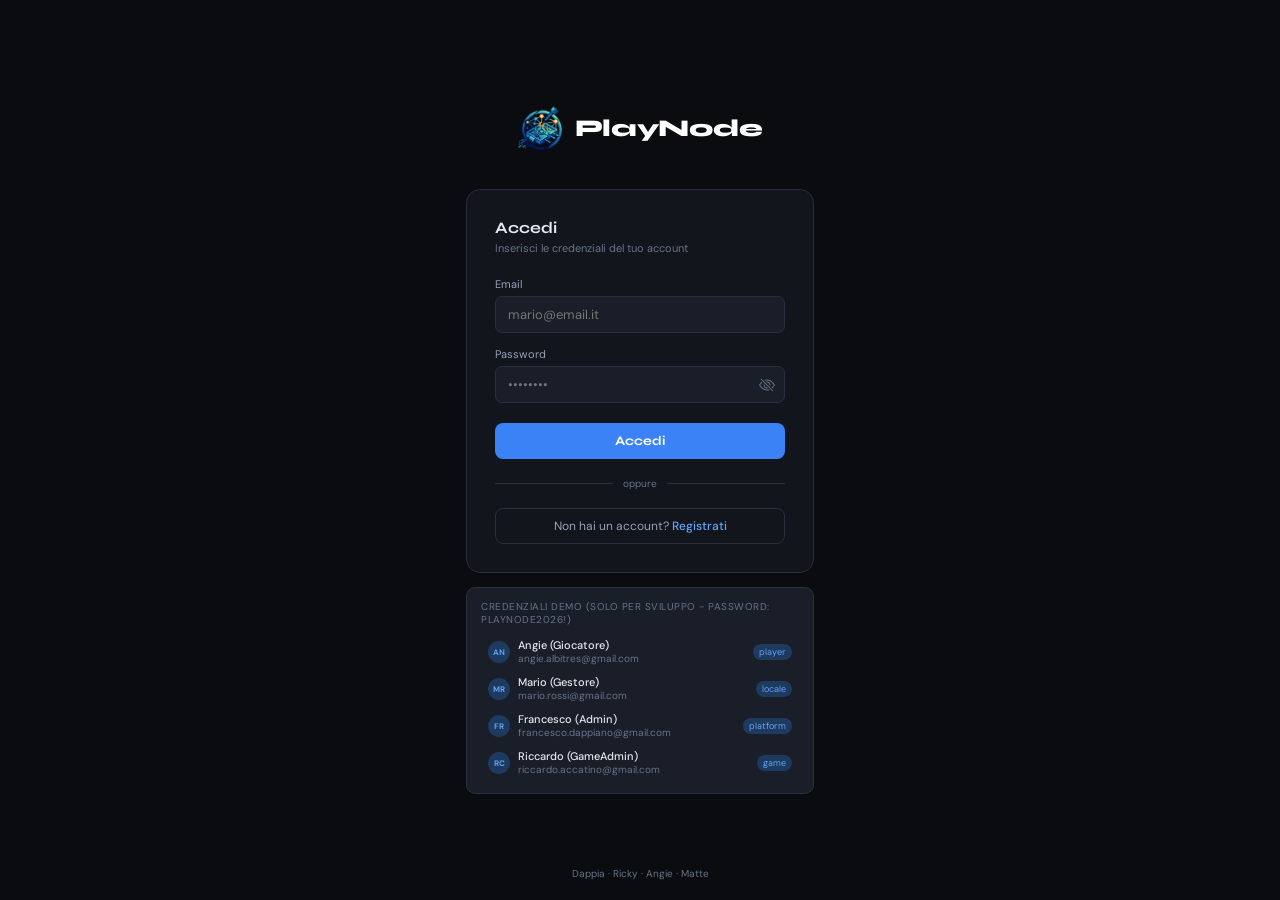
<file: frontend/index.html>
<!DOCTYPE html>
<html lang="it">

<head>
    <meta charset="UTF-8">
    <link rel="stylesheet" href="css/style.css">

    <title>PlayNode - App</title>
    <link rel="icon" type="image/png" href="./assets/img/Logo.png">
</head>

<body>
    <div id="app-root"></div>
    <!-- JS -->
    <script type="module" src="./js/app.js" defer></script>

</body>

</html>
</file>
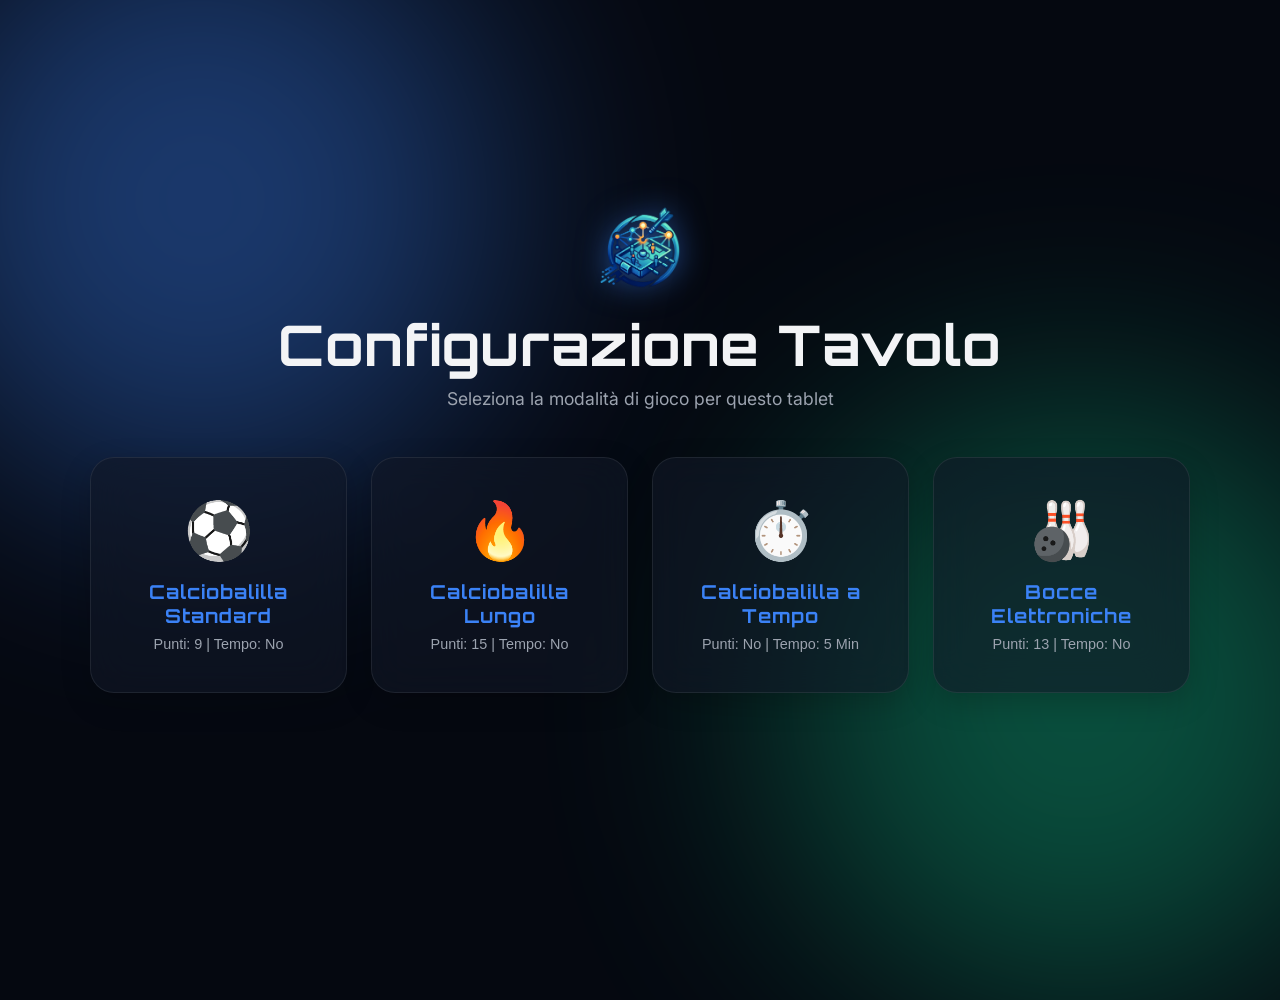
<file: frontend/ui-locale/index.html>
<!DOCTYPE html>
<html lang="it">

<head>
    <meta charset="UTF-8">
    <meta name="viewport" content="width=device-width, initial-scale=1.0">
    <title>PlayNode - Schermo Gioco</title>

    <link rel="preconnect" href="https://fonts.googleapis.com">
    <link rel="preconnect" href="https://fonts.gstatic.com" crossorigin>
    <link
        href="https://fonts.googleapis.com/css2?family=Inter:wght@400;500;600&family=Orbitron:wght@700;900&display=swap"
        rel="stylesheet">

    <link rel="icon" type="image/png" href="../assets/img/Logo.png">
    <link rel="stylesheet" href="style.css">
</head>

<body>
    <div class="ambient-light blue-light"></div>
    <div class="ambient-light green-light"></div>

    <div id="setup-view" class="fullscreen-view">
        <header class="setup-header">
            <img src="../assets/img/Logo.png" alt="PlayNode Logo" class="setup-logo">
            <h1 class="setup-title">Configurazione Tavolo</h1>
            <p class="setup-subtitle">Seleziona la modalità di gioco per questo tablet</p>
        </header>

        <div class="cards-grid">
            <button class="setup-card" data-id="3" data-max="9" data-timer="false">
                <span class="card-icon">⚽</span>
                <h4>Calciobalilla Standard</h4>
                <p>Punti: 9 | Tempo: No</p>
            </button>

            <button class="setup-card" data-id="3" data-max="15" data-timer="false">
                <span class="card-icon">🔥</span>
                <h4>Calciobalilla Lungo</h4>
                <p>Punti: 15 | Tempo: No</p>
            </button>

            <button class="setup-card" data-id="3" data-max="99" data-timer="true">
                <span class="card-icon">⏱️</span>
                <h4>Calciobalilla a Tempo</h4>
                <p>Punti: No | Tempo: 5 Min</p>
            </button>

            <button class="setup-card" data-id="5" data-max="13" data-timer="false">
                <span class="card-icon">🎳</span>
                <h4>Bocce Elettroniche</h4>
                <p>Punti: 13 | Tempo: No</p>
            </button>
        </div>
    </div>

    <div id="game-view" class="fullscreen-view" style="display: none;">

        <button id="back-to-setup" class="back-btn">
            🔙 Cambia Tavolo
        </button>

        <div id="connection-status" class="connection-badge offline" aria-label="Stato connessione Edge">
            <span class="dot"></span> <span class="text">Edge Disconnesso</span>
        </div>

        <div>
            <header class="minimal-brand">
                <img src="../assets/img/Logo.png" alt="PlayNode Logo" class="brand-logo">
                <span class="brand-name">PLAYNODE</span>
            </header>
        </div>

        <main class="glass-container">
            <header class="header">
                <h1 id="game-status" class="status-text" aria-live="polite">In attesa di giocatori...</h1>
            </header>

            <section id="game-elements" class="game-board">
                <div class="timer-wrapper">
                    <div id="timer" class="timer-display" aria-label="Timer partita">05:00</div>
                </div>

                <div class="scores-wrapper" aria-label="Punteggi">
                    <div class="score-card team1">
                        <h2 class="team-label">Squadra 1</h2>
                        <div class="score-display" id="score1" aria-label="Punteggio Squadra 1">0</div>
                    </div>
                    <div class="divider">VS</div>
                    <div class="score-card team2">
                        <h2 class="team-label">Squadra 2</h2>
                        <div class="score-display" id="score2" aria-label="Punteggio Squadra 2">0</div>
                    </div>
                </div>

                <div id="event-log" class="event-log" aria-live="assertive">
                    <span class="pulse-icon">⚡</span> <span id="log-text">Pronto per iniziare...</span>
                </div>
            </section>

            <aside id="debug-panel" class="debug-panel" aria-label="Pannello di debug">
                <button id="debug-conn">🔌 Toggle Edge</button>
                <button id="debug-goal1">⚽ Goal Sq. 1</button>
                <button id="debug-goal2">⚽ Goal Sq. 2</button>
                <button id="debug-reset">🔄 Reset</button>
            </aside>
        </main>

        <div id="goal-overlay" class="goal-overlay" aria-hidden="true">
            <div class="goal-text">GOAL!</div>
        </div>

        <button id="debug-toggle" class="debug-toggle" aria-label="Attiva debug">🛠️</button>
    </div>

    <script src="app.js"></script>
</body>

</html>
</file>
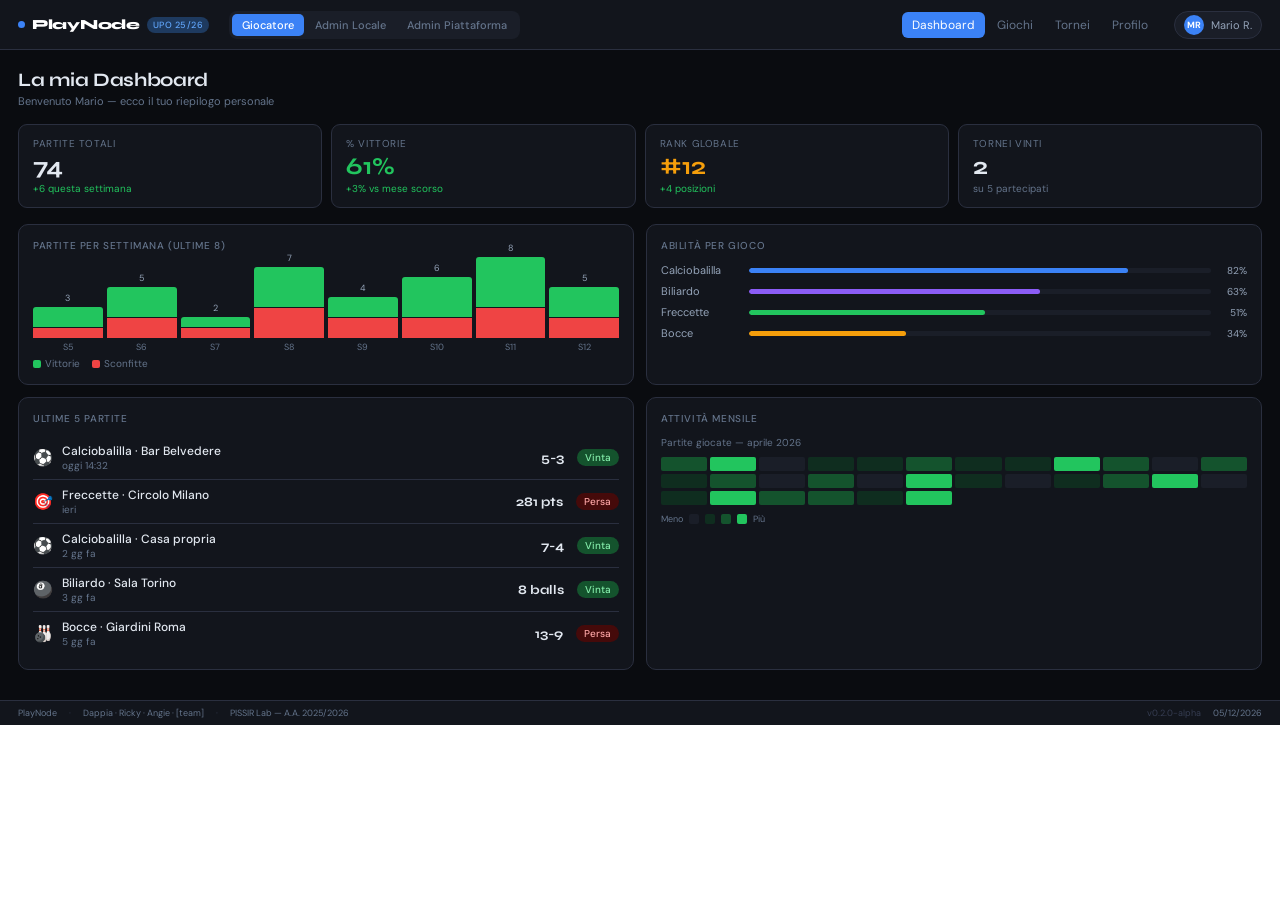
<file: frontend/app copia.html>
<html>
  <meta charset="UTF-8">
<link rel="stylesheet" href="style.css">

<div class="app">

<div class="topbar">
  <div class="logo">
    <div class="logo-dot"></div>
    PlayNode
    <span class="logo-pill">UPO 25/26</span>
  </div>
  <div class="role-tabs">
    <button class="role-tab active" onclick="setRole('player',this)">Giocatore</button>
    <button class="role-tab" onclick="setRole('locale',this)">Admin Locale</button>
    <button class="role-tab" onclick="setRole('platform',this)">Admin Piattaforma</button>
  </div>
  <div class="nav" id="topnav"></div>
  <div class="user-chip">
    <div class="avatar" id="av-initials">MR</div>
    <span class="uname" id="av-name">Mario R.</span>
  </div>
</div>

<div class="body">
  <div class="sidebar" id="sidebar"></div>
  <div class="main" id="main-content"></div>
</div>

<div class="footer">
  <span class="ft">PlayNode</span>
  <span class="ft-sep">·</span>
  <span class="ft" id="ft-authors">Dappia · Ricky · Angie · [team]</span>
  <span class="ft-sep">·</span>
  <span class="ft">PISSIR Lab — A.A. 2025/2026</span>
  <span class="ft-sep" style="margin-left:auto">v0.2.0-alpha</span>
  <span class="ft" id="ft-date"></span>
</div>
</div>

<script src="script.js"></script>
</file>
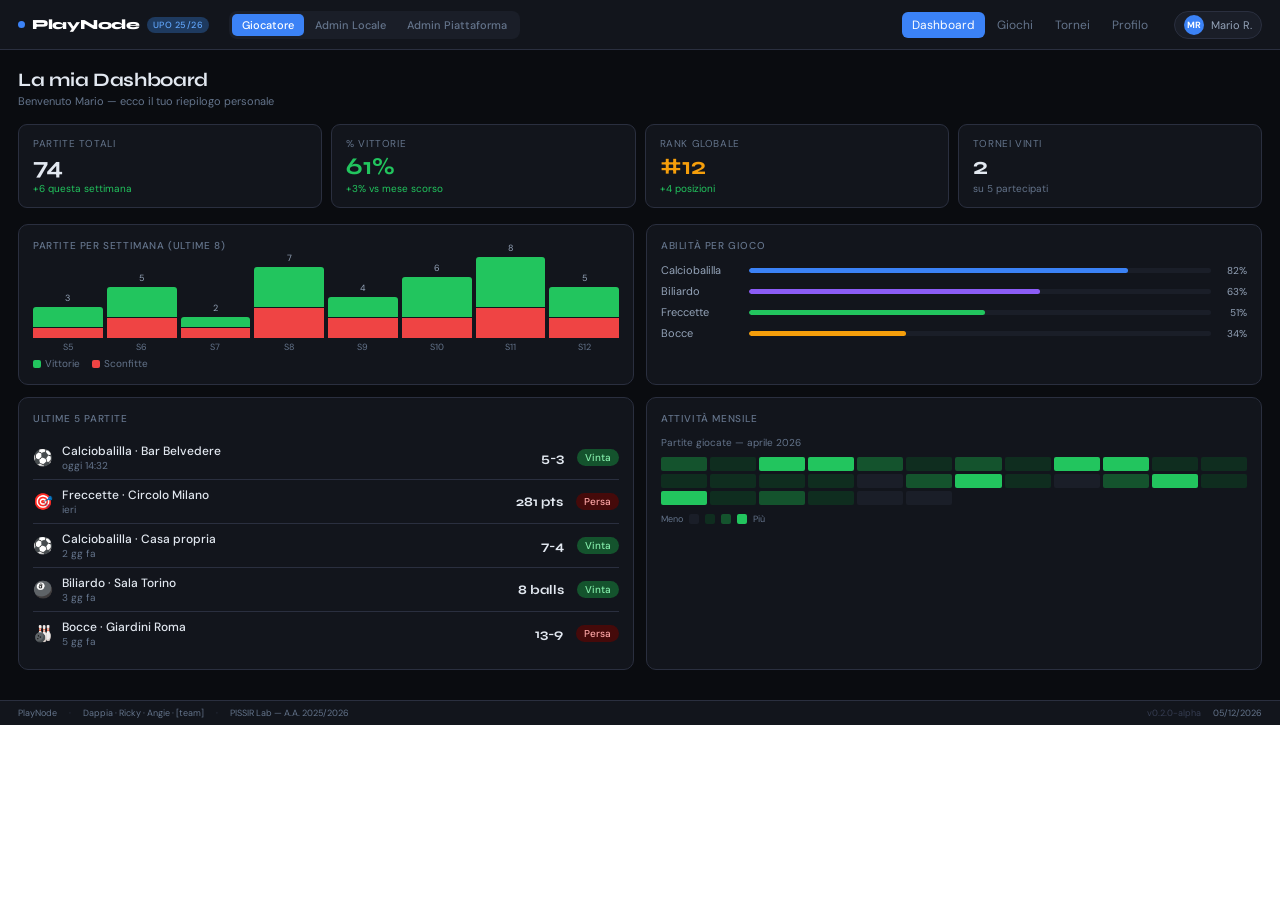
<file: frontend/app.html>
<html>
<meta charset="UTF-8">
<link rel="stylesheet" href="style.css">

<div class="app">

    <div class="topbar">
        <div class="logo">
            <div class="logo-dot"></div>
            PlayNode
            <span class="logo-pill">UPO 25/26</span>
        </div>
        <div class="role-tabs">
            <button class="role-tab active" onclick="setRole('player',this)">Giocatore</button>
            <button class="role-tab" onclick="setRole('locale',this)">Admin Locale</button>
            <button class="role-tab" onclick="setRole('platform',this)">Admin Piattaforma</button>
        </div>
        <div class="nav" id="topnav"></div>
        <div class="user-chip">
            <div class="avatar" id="av-initials">MR</div>
            <span class="uname" id="av-name">Mario R.</span>
        </div>
    </div>

    <div class="body">
        <div class="sidebar" id="sidebar"></div>
        <div class="main" id="main-content"></div>
    </div>

    <div class="footer">
        <span class="ft">PlayNode</span>
        <span class="ft-sep">·</span>
        <span class="ft" id="ft-authors">Dappia · Ricky · Angie · [team]</span>
        <span class="ft-sep">·</span>
        <span class="ft">PISSIR Lab — A.A. 2025/2026</span>
        <span class="ft-sep" style="margin-left:auto">v0.2.0-alpha</span>
        <span class="ft" id="ft-date"></span>
    </div>
</div>

<script src="script.js"></script>
</file>
<file: frontend/css/style.css>
@import url('https://fonts.googleapis.com/css2?family=Syne:wght@400;500;700;800&family=DM+Sans:ital,wght@0,300;0,400;0,500;1,400&display=swap');

* {
    box-sizing: border-box;
    margin: 0;
    padding: 0
}

:root {
    --bg: #0a0c10;
    --surf: #12151c;
    --surf2: #1a1e28;
    --surf3: #222736;
    --bdr: #2a2f3f;
    --bdr2: #363d52;
    --acc: #3b82f6;
    --acc2: #60a5fa;
    --acc3: #1e3a5f;
    --gold: #f59e0b;
    --gold-bg: #451a03;
    --gold-t: #fcd34d;
    --grn: #22c55e;
    --grn-bg: #14532d;
    --grn-t: #86efac;
    --red: #ef4444;
    --red-bg: #450a0a;
    --red-t: #fca5a5;
    --amb: #f59e0b;
    --amb-bg: #451a03;
    --amb-t: #fcd34d;
    --txt: #e2e8f0;
    --txt2: #94a3b8;
    --txt3: #64748b;
    --ff: 'Syne', sans-serif;
    --fb: 'DM Sans', sans-serif;
}

body, div, span, p {
    font-family: var(--fb);
    color: var(--txt)
}

.app {
    background: var(--bg);
    min-height: 100vh;
    display: flex;
    flex-direction: column
}

/* =========================================
   TOPBAR E NAVBAR
   ========================================= */
.topbar {
    background: var(--surf);
    border-bottom: 1px solid var(--bdr);
    display: flex;
    align-items: center;
    padding: 0 18px;
    height: 50px;
    gap: 12px;
    flex-shrink: 0;
    justify-content: space-between;
    position: relative;
    z-index: 100;
}

.hamburger {
    display: none;
    background: none;
    border: none;
    color: var(--txt);
    font-size: 20px;
    cursor: pointer;
}

.logo {
    font-family: var(--ff);
    font-weight: 800;
    font-size: 16px;
    letter-spacing: -.3px;
    color: #fff;
    display: flex;
    align-items: center;
    gap: 8px
}

.logo img {
    width: 24px;
    height: 24px;
    object-fit: contain;
}

.logo-dot {
    width: 7px;
    height: 7px;
    background: var(--acc);
    border-radius: 50%
}

.logo-pill {
    font-size: 9px;
    font-weight: 500;
    background: var(--acc3);
    color: var(--acc2);
    padding: 2px 6px;
    border-radius: 20px;
    letter-spacing: .5px
}

.nav {
    display: flex;
    gap: 5px;
    margin-left: auto;
    flex: 1;
    justify-content: center;
}

.nav-btn {
    background: none;
    border: none;
    color: var(--txt3);
    font-family: var(--fb);
    font-size: 13px;
    font-weight: 600;
    padding: 6px 12px;
    border-radius: 6px;
    cursor: pointer;
    transition: all .15s
}

.nav-btn:hover {
    color: var(--txt);
    background: var(--surf2)
}

.nav-btn.active {
    color: #fff;
    background: var(--acc)
}

.user-chip {
    display: flex;
    align-items: center;
    gap: 8px;
    margin-left: 10px;
    padding: 4px 10px;
    background: var(--surf2);
    border-radius: 20px;
    border: 1px solid var(--bdr)
}

.avatar {
    width: 22px;
    height: 22px;
    border-radius: 50%;
    background: var(--acc);
    display: flex;
    align-items: center;
    justify-content: center;
    font-size: 10px;
    font-weight: 700;
    color: #fff;
    flex-shrink: 0
}

.uname {
    font-size: 12px;
    color: var(--txt2);
    font-weight: 500;
}

.logout-btn-nav {
    background: transparent;
    border: 1px solid var(--red);
    color: var(--red);
    padding: 4px 10px;
    border-radius: 12px;
    cursor: pointer;
    font-size: 11px;
    font-weight: 600;
    transition: all 0.2s;
    margin-left: 4px;
}

.logout-btn-nav:hover {
    background: var(--red);
    color: #fff;
}

/* =========================================
   LAYOUT E SIDEBAR
   ========================================= */
.body {
    display: flex;
    flex: 1;
    min-height: 0;
    position: relative;
}

.sidebar {
    width: 220px;
    background: var(--surf);
    border-right: 1px solid var(--bdr);
    padding: 14px 10px;
    flex-shrink: 0;
    display: flex;
    flex-direction: column;
    gap: 4px;
    transition: transform 0.3s ease;
}

.sidebar.hidden {
    display: none
}

.sb-label {
    font-size: 9px;
    text-transform: uppercase;
    letter-spacing: .8px;
    color: var(--txt3);
    padding: 8px 8px 4px;
    margin-top: 4px
}

.sb-btn {
    background: none;
    border: none;
    color: var(--txt2);
    font-family: var(--fb);
    font-size: 13px;
    padding: 9px 12px;
    border-radius: 7px;
    cursor: pointer;
    text-align: left;
    width: 100%;
    transition: all .15s;
    display: flex;
    align-items: center;
    gap: 10px
}

.sb-btn:hover {
    background: var(--surf2);
    color: var(--txt)
}

.sb-btn.active {
    background: var(--acc3);
    color: var(--acc2);
    font-weight: 600;
}

.sb-icon {
    font-size: 15px;
    width: 20px;
    text-align: center
}

.main {
    flex: 1;
    padding: 24px;
    overflow-y: auto;
    min-width: 0
}

.page {
    display: none
}

.page.active {
    display: block
}

/* =========================================
    FOOTER
   ========================================= */
.footer {
    border-top: 1px solid var(--bdr);
    padding: 10px 20px;
    display: flex;
    align-items: center;
    justify-content: space-between;
    background: var(--surf);
    flex-shrink: 0
}

.footer-left {
    display: flex;
    gap: 12px;
    align-items: center;
}

.ft {
    font-size: 10px;
    color: var(--txt3)
}

.ft-sep {
    color: var(--bdr2);
    font-size: 10px
}

.role-tabs {
    display: flex;
    gap: 1px;
    margin-left: 14px;
    background: var(--surf2);
    border-radius: 8px;
    padding: 3px
}

.role-tab {
    background: none;
    border: none;
    color: var(--txt3);
    font-family: var(--fb);
    font-size: 11px;
    padding: 4px 10px;
    border-radius: 5px;
    cursor: pointer;
    transition: all .15s;
    font-weight: 500
}

.role-tab.active {
    background: var(--acc);
    color: #fff
}

/* TYPOGRAPHY */
.pg-title {
    font-family: var(--ff);
    font-size: 19px;
    font-weight: 700;
    letter-spacing: -.3px;
    margin-bottom: 3px
}

.pg-sub {
    font-size: 11px;
    color: var(--txt3);
    margin-bottom: 16px
}

/* STAT CARDS */
.stats-row {
    display: grid;
    grid-template-columns:repeat(4, 1fr);
    gap: 9px;
    margin-bottom: 16px
}

.stats-row-3 {
    display: grid;
    grid-template-columns:repeat(3, 1fr);
    gap: 9px;
    margin-bottom: 16px
}

.scard {
    background: var(--surf);
    border: 1px solid var(--bdr);
    border-radius: 9px;
    padding: 12px 14px
}

.scard-lbl {
    font-size: 10px;
    color: var(--txt3);
    text-transform: uppercase;
    letter-spacing: .6px;
    margin-bottom: 5px
}

.scard-val {
    font-family: var(--ff);
    font-size: 24px;
    font-weight: 700;
    line-height: 1
}

.scard-delta {
    font-size: 10px;
    margin-top: 3px
}

.up {
    color: var(--grn)
}

.down {
    color: var(--red)
}

.neutral {
    color: var(--txt3)
}

/* CARDS */
.row2 {
    display: grid;
    grid-template-columns:1fr 1fr;
    gap: 12px;
    margin-bottom: 12px
}

.row3 {
    display: grid;
    grid-template-columns:1fr 1fr 1fr;
    gap: 12px;
    margin-bottom: 12px
}

.card {
    background: var(--surf);
    border: 1px solid var(--bdr);
    border-radius: 10px;
    padding: 14px
}

.card-hd {
    font-size: 10px;
    text-transform: uppercase;
    letter-spacing: .6px;
    color: var(--txt3);
    margin-bottom: 11px;
    font-weight: 500
}

/* ROWS / LISTS */
.list-row {
    display: flex;
    align-items: center;
    gap: 10px;
    padding: 7px 0;
    border-bottom: 1px solid var(--bdr)
}

.list-row:last-child {
    border-bottom: none
}

.gi {
    width: 30px;
    height: 30px;
    border-radius: 7px;
    display: flex;
    align-items: center;
    justify-content: center;
    font-size: 15px;
    flex-shrink: 0
}

.rname {
    font-size: 13px;
    font-weight: 500
}

.rmeta {
    font-size: 10px;
    color: var(--txt3)
}

.barw {
    width: 70px;
    height: 3px;
    background: var(--surf2);
    border-radius: 2px;
    flex-shrink: 0
}

.barf {
    height: 3px;
    border-radius: 2px;
    background: var(--acc)
}

/* BADGES */
.badge {
    font-size: 9px;
    padding: 2px 7px;
    border-radius: 20px;
    font-weight: 500;
    flex-shrink: 0
}

.b-grn {
    background: var(--grn-bg);
    color: var(--grn-t)
}

.b-red {
    background: var(--red-bg);
    color: var(--red-t)
}

.b-amb {
    background: var(--amb-bg);
    color: var(--amb-t)
}

.b-blu {
    background: var(--acc3);
    color: var(--acc2)
}

.b-gold {
    background: var(--gold-bg);
    color: var(--gold-t)
}

/* CHART BARS */
.chart-wrap {
    height: 90px;
    display: flex;
    align-items: flex-end;
    gap: 4px;
    margin-bottom: 4px
}

.bar-col {
    display: flex;
    flex-direction: column;
    align-items: center;
    flex: 1;
    gap: 3px
}

.bar-seg {
    border-radius: 3px 3px 0 0;
    width: 100%;
    transition: opacity .2s
}

.bar-seg:hover {
    opacity: .8
}

.bar-lbl {
    font-size: 9px;
    color: var(--txt3);
    text-align: center
}

.bar-val {
    font-size: 9px;
    color: var(--txt2)
}

/* RADAR-LIKE STAT */
.skill-row {
    display: flex;
    align-items: center;
    gap: 8px;
    margin-bottom: 7px
}

.skill-name {
    font-size: 11px;
    color: var(--txt2);
    width: 80px;
    flex-shrink: 0
}

.skill-bar {
    flex: 1;
    height: 5px;
    background: var(--surf2);
    border-radius: 3px;
    overflow: hidden
}

.skill-fill {
    height: 5px;
    border-radius: 3px
}

.skill-pct {
    font-size: 10px;
    color: var(--txt2);
    width: 28px;
    text-align: right;
    flex-shrink: 0
}

/* MATCH HISTORY */
.match-row {
    display: flex;
    align-items: center;
    gap: 9px;
    padding: 7px 0;
    border-bottom: 1px solid var(--bdr)
}

.match-row:last-child {
    border-bottom: none
}

.m-ico {
    font-size: 16px;
    flex-shrink: 0
}

.m-info {
    flex: 1
}

.m-title {
    font-size: 12px;
    font-weight: 500
}

.m-meta {
    font-size: 10px;
    color: var(--txt3)
}

.m-score {
    font-family: var(--ff);
    font-size: 13px;
    font-weight: 700;
    margin-right: 4px
}

.result {
    font-size: 10px;
    padding: 2px 8px;
    border-radius: 20px;
    font-weight: 500
}

.win {
    background: var(--grn-bg);
    color: var(--grn-t)
}

.loss {
    background: var(--red-bg);
    color: var(--red-t)
}

/* HEATMAP */
.heat-grid {
    display: grid;
    grid-template-columns:repeat(12, 1fr);
    gap: 3px
}

.heat-cell {
    height: 14px;
    border-radius: 2px
}

/* PODIUM */
.podium-row {
    display: flex;
    align-items: center;
    gap: 8px;
    padding: 6px 0;
    border-bottom: 1px solid var(--bdr)
}

.podium-row:last-child {
    border-bottom: none
}

.rank {
    font-family: var(--ff);
    font-size: 12px;
    font-weight: 700;
    width: 20px;
    text-align: center
}

.r1 {
    color: var(--gold)
}

.r2 {
    color: #94a3b8
}

.r3 {
    color: #b45309
}

.rank-bar {
    height: 3px;
    background: var(--acc);
    border-radius: 2px;
    margin-top: 3px
}

/* STATUS DOT */
.dot {
    width: 6px;
    height: 6px;
    border-radius: 50%;
    flex-shrink: 0
}

.d-grn {
    background: var(--grn)
}

.d-red {
    background: var(--red)
}

.d-amb {
    background: var(--amb)
}

/* ADMIN TABLE */
.tbl {
    width: 100%;
    border-collapse: collapse;
    font-size: 12px
}

.tbl th {
    color: var(--txt3);
    font-weight: 500;
    padding: 6px 8px;
    text-align: left;
    border-bottom: 1px solid var(--bdr);
    font-size: 10px;
    text-transform: uppercase;
    letter-spacing: .5px
}

.tbl td {
    padding: 8px;
    border-bottom: 1px solid var(--bdr);
    color: var(--txt)
}

.tbl tr:last-child td {
    border-bottom: none
}

.tbl tr:hover td {
    background: var(--surf2)
}

/* TOGGLE CHIP */
.chip-toggle {
    display: flex;
    background: var(--surf2);
    border-radius: 7px;
    padding: 3px;
    gap: 2px;
    margin-bottom: 14px;
    width: fit-content
}

.chip {
    background: none;
    border: none;
    color: var(--txt3);
    font-family: var(--fb);
    font-size: 11px;
    padding: 4px 12px;
    border-radius: 5px;
    cursor: pointer;
    font-weight: 500
}

.chip.active {
    background: var(--surf3);
    color: var(--txt)
}

/* ACTION BTN */
.act-btn {
    background: var(--acc3);
    border: 1px solid var(--acc);
    color: var(--acc2);
    font-family: var(--fb);
    font-size: 11px;
    padding: 5px 12px;
    border-radius: 6px;
    cursor: pointer;
    font-weight: 500
}

.act-btn:hover {
    background: var(--acc);
    color: #fff
}

.danger-btn {
    background: var(--red-bg);
    border: 1px solid var(--red);
    color: var(--red-t);
    font-family: var(--fb);
    font-size: 11px;
    padding: 5px 12px;
    border-radius: 6px;
    cursor: pointer;
    font-weight: 500
}

/* =========================================
   ADMIN GIOCO - SEZIONE LIVE / GAMES
   ========================================= */

/* Indicatore live (pallino che pulsa) */
.live-dot {
    display: inline-block;
    width: 8px;
    height: 8px;
    background: var(--red);
    border-radius: 50%;
    margin-right: 6px;
    animation: live-pulse 1.4s ease-in-out infinite;
    vertical-align: middle;
}

@keyframes live-pulse {
    0%, 100% { opacity: 1; transform: scale(1); box-shadow: 0 0 0 0 rgba(239,68,68,.6); }
    50% { opacity: .55; transform: scale(1.25); box-shadow: 0 0 0 6px rgba(239,68,68,0); }
}

/* Griglia delle card "Giochi Fisici" */
.tavoli-grid {
    display: grid;
    grid-template-columns: repeat(auto-fill, minmax(220px, 1fr));
    gap: 10px;
}

.tavolo-card {
    background: var(--surf2);
    border: 1px solid var(--bdr);
    border-radius: 9px;
    padding: 12px;
    display: flex;
    flex-direction: column;
    gap: 6px;
    transition: border-color .2s, transform .2s;
}

.tavolo-card:hover {
    border-color: var(--acc);
    transform: translateY(-1px);
}

.tavolo-card.in-uso {
    border-color: var(--grn-bg);
    background: linear-gradient(180deg, var(--surf2) 0%, rgba(34,197,94,.06) 100%);
}

.tavolo-card.guasto {
    border-color: var(--red-bg);
    background: linear-gradient(180deg, var(--surf2) 0%, rgba(239,68,68,.06) 100%);
}

.tavolo-head {
    display: flex;
    align-items: center;
    gap: 8px;
}

.tavolo-ico {
    width: 32px;
    height: 32px;
    background: var(--surf3);
    border-radius: 7px;
    display: flex;
    align-items: center;
    justify-content: center;
    font-size: 16px;
    flex-shrink: 0;
}

.tavolo-name {
    font-family: var(--ff);
    font-size: 13px;
    font-weight: 700;
    color: var(--txt);
    line-height: 1.2;
}

.tavolo-meta {
    font-size: 10px;
    color: var(--txt3);
    margin-top: 1px;
}

.tavolo-stato {
    margin-top: 4px;
    display: flex;
    align-items: center;
    gap: 8px;
}

.tavolo-footer {
    display: flex;
    justify-content: space-between;
    align-items: center;
    border-top: 1px solid var(--bdr);
    padding-top: 8px;
    margin-top: 6px;
}

.tavolo-id {
    font-family: monospace;
    font-size: 10px;
    color: var(--txt3);
}

/* Card partita attiva */
.live-card {
    background: var(--surf2);
    border: 1px solid var(--bdr);
    border-radius: 9px;
    padding: 12px;
    display: flex;
    flex-direction: column;
    gap: 10px;
    position: relative;
    overflow: hidden;
}

.live-card::before {
    content: '';
    position: absolute;
    top: 0; left: 0;
    width: 3px; height: 100%;
    background: var(--red);
    animation: live-pulse-bar 1.4s ease-in-out infinite;
}

@keyframes live-pulse-bar {
    0%, 100% { background: var(--red); }
    50% { background: rgba(239,68,68,.3); }
}

.live-head {
    display: flex;
    align-items: center;
    gap: 8px;
    flex-wrap: wrap;
}

.live-title {
    font-family: var(--ff);
    font-size: 13px;
    font-weight: 700;
    flex: 1;
    min-width: 0;
}

.live-time {
    font-family: 'Courier New', monospace;
    font-size: 14px;
    font-weight: 700;
    color: var(--txt);
    background: var(--surf3);
    padding: 3px 8px;
    border-radius: 6px;
    letter-spacing: .5px;
}

.scoreboard {
    display: flex;
    align-items: center;
    justify-content: space-between;
    background: var(--surf);
    border: 1px solid var(--bdr);
    border-radius: 8px;
    padding: 10px 12px;
}

.score-team {
    flex: 1;
    text-align: center;
}

.score-team-name {
    font-size: 10px;
    color: var(--txt3);
    text-transform: uppercase;
    letter-spacing: .4px;
    margin-bottom: 3px;
    white-space: nowrap;
    overflow: hidden;
    text-overflow: ellipsis;
}

.score-team-val {
    font-family: var(--ff);
    font-size: 28px;
    font-weight: 800;
    color: #fff;
    line-height: 1;
}

.score-vs {
    font-size: 11px;
    color: var(--txt3);
    padding: 0 10px;
    font-weight: 600;
}

.live-meta {
    display: flex;
    justify-content: space-between;
    align-items: center;
    font-size: 10px;
    color: var(--txt3);
}

.live-actions {
    display: flex;
    gap: 6px;
    justify-content: flex-end;
}

/* Stato vuoto (placeholder quando non ci sono partite) */
.empty-state {
    text-align: center;
    padding: 30px 12px;
    color: var(--txt3);
    font-size: 12px;
}

.empty-state .empty-ico {
    font-size: 32px;
    margin-bottom: 8px;
    opacity: .4;
}

/* Modale generico riusabile (per conferma termina partita) */
.cgp-modal-overlay {
    display: none;
    position: fixed;
    top: 0; left: 0;
    width: 100%; height: 100%;
    background: rgba(0,0,0,0.65);
    z-index: 1000;
    align-items: center;
    justify-content: center;
    backdrop-filter: blur(2px);
}

.cgp-modal-overlay.open {
    display: flex;
}

.cgp-modal {
    background: var(--surf);
    border: 1px solid var(--bdr);
    border-radius: 12px;
    padding: 22px;
    width: 420px;
    max-width: 90%;
    box-shadow: 0 8px 30px rgba(0,0,0,.5);
}

.cgp-modal-title {
    font-family: var(--ff);
    font-size: 16px;
    font-weight: 700;
    margin-bottom: 6px;
    color: #fff;
}

.cgp-modal-body {
    font-size: 12px;
    color: var(--txt2);
    margin-bottom: 18px;
    line-height: 1.5;
}

.cgp-modal-body strong {
    color: var(--txt);
}

.cgp-modal-actions {
    display: flex;
    gap: 8px;
    justify-content: flex-end;
}

/* Toast / banner di notifica */
.toast {
    position: fixed;
    bottom: 24px;
    right: 24px;
    background: var(--surf);
    border: 1px solid var(--bdr);
    border-left: 3px solid var(--acc);
    padding: 12px 16px;
    border-radius: 8px;
    box-shadow: 0 4px 18px rgba(0,0,0,.4);
    z-index: 2000;
    min-width: 240px;
    max-width: 360px;
    font-size: 12px;
    animation: toast-in .3s ease;
}

.toast.success { border-left-color: var(--grn); }
.toast.error { border-left-color: var(--red); }
.toast.warning { border-left-color: var(--amb); }

@keyframes toast-in {
    from { opacity: 0; transform: translateX(20px); }
    to { opacity: 1; transform: translateX(0); }
}

/* Refresh button rotante */
.refresh-btn {
    background: var(--acc3);
    border: 1px solid var(--bdr);
    color: var(--acc2);
    font-family: var(--fb);
    font-size: 11px;
    padding: 5px 12px;
    border-radius: 6px;
    cursor: pointer;
    font-weight: 500;
    display: inline-flex;
    align-items: center;
    gap: 6px;
}

.refresh-btn:hover {
    background: var(--acc);
    color: #fff;
    border-color: var(--acc);
}

.refresh-btn.spinning .ico {
    animation: spin 1s linear infinite;
    display: inline-block;
}

@keyframes spin {
    from { transform: rotate(0deg); }
    to { transform: rotate(360deg); }
}

/* Banner errore di rete (server non risponde) */
.connection-banner {
    background: var(--red-bg);
    border: 1px solid var(--red);
    color: var(--red-t);
    padding: 8px 12px;
    border-radius: 7px;
    font-size: 11px;
    margin-bottom: 12px;
    display: flex;
    align-items: center;
    gap: 8px;
}


@media (max-width: 850px) {
    .hamburger { display: block; }
    .nav { display: none; }
    .uname { display: none; }

    .sidebar {
        position: absolute;
        top: 0;
        left: 0;
        height: 100%;
        transform: translateX(-100%);
        z-index: 90;
        box-shadow: 4px 0 15px rgba(0,0,0,0.5);
    }
    .sidebar.open {
        transform: translateX(0);
    }

    .footer {
        flex-direction: column;
        gap: 5px;
        align-items: flex-start;
    }

    .tavoli-grid { grid-template-columns: 1fr; }
    .scoreboard { padding: 8px; }
    .score-team-val { font-size: 22px; }
    .cgp-modal { width: 90%; }
}

/* =========================================
   GLOBAL TOAST E CONFIRM MODAL
   ========================================= */

#playnode-toast {
    position: fixed;
    top: 20px;
    left: 50%;
    transform: translateX(-50%);
    background: var(--surf);
    border: 1px solid var(--bdr);
    padding: 12px 24px;
    border-radius: 8px;
    box-shadow: 0 4px 12px rgba(0,0,0,0.5);
    z-index: 9999;
    font-family: var(--ff);
    font-size: 14px;
    font-weight: 500;
    display: flex;
    align-items: center;
    gap: 8px;
    animation: slideDown 0.3s ease-out forwards;
}

@keyframes slideDown { from { top: -50px; opacity: 0; } to { top: 20px; opacity: 1; } }
@keyframes slideUp { from { top: 20px; opacity: 1; } to { top: -50px; opacity: 0; } }

#playnode-loading-overlay {
    position: fixed;
    top: 0; left: 0; right: 0; bottom: 0;
    background: rgba(0, 0, 0, 0.65);
    backdrop-filter: blur(4px);
    z-index: 100000;
    display: flex;
    align-items: center;
    justify-content: center;
    animation: fadeIn 0.2s ease-out forwards;
}

.playnode-loading-box {
    background: var(--surf);
    border: 1px solid var(--bdr);
    border-radius: 12px;
    padding: 28px 36px;
    min-width: 260px;
    box-shadow: 0 8px 32px rgba(0, 0, 0, 0.45);
    display: flex;
    flex-direction: column;
    align-items: center;
    gap: 16px;
    text-align: center;
}

.playnode-loading-spinner {
    width: 40px;
    height: 40px;
    border: 3px solid var(--bdr);
    border-top-color: var(--acc);
    border-radius: 50%;
    animation: spin 0.8s linear infinite;
}

.playnode-loading-text {
    font-family: var(--ff);
    font-size: 14px;
    font-weight: 500;
    color: var(--txt);
    line-height: 1.4;
}

@keyframes spin { 100% { transform: rotate(360deg); } }

#playnode-confirm-overlay {
    position: fixed;
    top: 0; left: 0; right: 0; bottom: 0;
    background: rgba(0, 0, 0, 0.7);
    backdrop-filter: blur(4px);
    z-index: 99999;
    display: flex;
    align-items: center;
    justify-content: center;
    animation: fadeIn 0.2s ease-out forwards;
}

#playnode-confirm-box {
    background: var(--surf);
    border: 1px solid var(--bdr);
    border-radius: 12px;
    padding: 24px;
    width: 320px;
    max-width: 90%;
    text-align: center;
    box-shadow: 0 8px 24px rgba(0,0,0,0.6);
    animation: scaleIn 0.2s ease-out forwards;
}

#playnode-confirm-text {
    font-family: var(--fb);
    font-size: 15px;
    color: var(--txt);
    margin-bottom: 24px;
    line-height: 1.4;
}

#playnode-confirm-actions {
    display: flex;
    gap: 12px;
    justify-content: center;
}

.btn-confirm-cancel {
    background: var(--surf2);
    border: 1px solid var(--bdr);
    color: var(--txt);
    padding: 8px 16px;
    border-radius: 6px;
    cursor: pointer;
    font-family: var(--ff);
    font-weight: 600;
    transition: all 0.2s;
    flex: 1;
}

.btn-confirm-cancel:hover {
    background: var(--surf3);
}

.btn-confirm-ok {
    background: var(--red);
    border: 1px solid var(--red);
    color: #fff;
    padding: 8px 16px;
    border-radius: 6px;
    cursor: pointer;
    font-family: var(--ff);
    font-weight: 600;
    transition: all 0.2s;
    flex: 1;
}

.btn-confirm-ok:hover {
    filter: brightness(1.1);
}

.btn-locale-select {
    background: var(--surf2);
    border: 1px solid var(--bdr);
    color: var(--txt);
    padding: 12px 16px;
    border-radius: 8px;
    cursor: pointer;
    font-family: var(--ff);
    font-weight: 600;
    transition: all 0.2s;
    display: flex;
    align-items: center;
    gap: 12px;
    width: 100%;
    text-align: left;
}

.btn-locale-select:hover {
    background: var(--surf3);
    border-color: var(--acc);
}

@keyframes fadeIn { from { opacity: 0; } to { opacity: 1; } }
@keyframes scaleIn { from { transform: scale(0.95); opacity: 0; } to { transform: scale(1); opacity: 1; } }

/* Custom Scrollbar */
::-webkit-scrollbar {
    width: 12px;
    height: 12px;
}
::-webkit-scrollbar-track {
    background: transparent;
}
::-webkit-scrollbar-thumb {
    background: var(--bdr2);
    border-radius: 8px;
    background-clip: padding-box;
    border: 3px solid transparent;
}
::-webkit-scrollbar-thumb:hover {
    background: var(--txt3);
    background-clip: padding-box;
    border: 3px solid transparent;
}
</file>
<file: frontend/ui-locale/style.css>
/* =========================================
   PLAYNODE - SCHERMO GIOCO 
   ========================================= */

:root {
    --bg-base: #050810;
    --glass-bg: rgba(17, 24, 39, 0.6);
    --glass-border: rgba(255, 255, 255, 0.08);
    --neon-blue: #3b82f6;
    --neon-blue-glow: rgba(59, 130, 246, 0.5);
    --neon-green: #10b981;
    --neon-green-glow: rgba(16, 185, 129, 0.5);
    --neon-red: #ef4444;
    --neon-red-glow: rgba(239, 68, 68, 0.5);
    --text-main: #f3f4f6;
    --text-muted: #9ca3af;
    --font-ui: 'Inter', sans-serif;
    --font-display: 'Orbitron', sans-serif;
}

* {
    box-sizing: border-box;
    margin: 0;
    padding: 0;
}

body {
    background-color: var(--bg-base);
    color: var(--text-main);
    font-family: var(--font-ui);
    height: 100vh;
    overflow: hidden;
}

/* --- Viste a Schermo Intero --- */
.fullscreen-view {
    position: fixed;
    top: 0;
    left: 0;
    width: 100vw;
    height: 100vh;
    display: flex;
    flex-direction: column;
    justify-content: center;
    align-items: center;
    padding: 20px;
    z-index: 10;
}

/* --- Sfondo Animato --- */
.ambient-light {
    position: absolute;
    width: 600px;
    height: 600px;
    border-radius: 50%;
    filter: blur(120px);
    z-index: 1;
    opacity: 0.4;
    animation: drift 20s infinite alternate linear;
}

.blue-light {
    background: var(--neon-blue);
    top: -100px;
    left: -100px;
}

.green-light {
    background: var(--neon-green);
    bottom: -100px;
    right: -100px;
    animation-delay: -10s;
}

@keyframes drift {
    0% {
        transform: translate(0, 0) scale(1);
    }

    100% {
        transform: translate(100px, 50px) scale(1.2);
    }
}

/* =========================================
   ELEMENTI VISTA SETUP
   ========================================= */

.setup-header {
    text-align: center;
    margin-bottom: 3rem;
}

.setup-logo {
    width: 80px;
    height: auto;
    margin-bottom: 1rem;
    filter: drop-shadow(0 0 15px rgba(59, 130, 246, 0.6));
}

.setup-title {
    font-family: var(--font-display);
    font-size: clamp(2rem, 5vw, 3.5rem);
    font-weight: 700;
    margin-bottom: 0.5rem;
    letter-spacing: 1px;
}

.setup-subtitle {
    color: var(--text-muted);
    font-size: 1.1rem;
}

.cards-grid {
    display: grid;
    grid-template-columns: repeat(auto-fit, minmax(240px, 1fr));
    gap: 1.5rem;
    width: 100%;
    max-width: 1100px;
}

.setup-card {
    background: var(--glass-bg);
    border: 1px solid var(--glass-border);
    border-radius: 24px;
    padding: 2.5rem 1.5rem;
    color: var(--text-main);
    text-align: center;
    cursor: pointer;
    backdrop-filter: blur(20px);
    -webkit-backdrop-filter: blur(20px);
    transition: all 0.3s ease;
    display: flex;
    flex-direction: column;
    align-items: center;
    box-shadow: 0 10px 30px rgba(0, 0, 0, 0.2);
}

.setup-card:hover {
    background: rgba(255, 255, 255, 0.1);
    border-color: rgba(59, 130, 246, 0.5);
    transform: translateY(-8px);
    box-shadow: 0 15px 40px rgba(0, 0, 0, 0.4);
}

.setup-card .card-icon {
    font-size: 3.5rem;
    margin-bottom: 1rem;
}

.setup-card h4 {
    font-family: var(--font-display);
    color: var(--neon-blue);
    margin-bottom: 0.5rem;
    font-size: 1.2rem;
    letter-spacing: 1px;
}

.setup-card p {
    color: var(--text-muted);
    font-size: 0.9rem;
}


/* =========================================
   ELEMENTI VISTA GIOCO
   ========================================= */

/* --- Bottone Cambia Tavolo (Bello e rotondo, zero quadrati bianchi!) --- */
.back-btn {
    position: absolute;
    top: 24px;
    left: 24px;
    background: var(--glass-bg);
    border: 1px solid var(--glass-border);
    color: var(--text-main);
    padding: 0.8rem 1.5rem;
    border-radius: 50px;
    cursor: pointer;
    font-family: var(--font-ui);
    font-weight: 500;
    backdrop-filter: blur(10px);
    transition: all 0.2s ease;
    z-index: 1050;
}

.back-btn:hover {
    background: rgba(255, 255, 255, 0.15);
    border-color: var(--neon-blue);
    transform: translateX(-3px);
}

/* --- Header Gioco --- */
.minimal-brand {
    display: flex;
    align-items: center;
    gap: 8px;
    opacity: 0.65;
    margin-bottom: 2rem;
    transition: opacity 0.25s ease;
}

.minimal-brand:hover {
    opacity: 1;
}

.brand-logo {
    width: 22px;
    height: 22px;
    object-fit: contain;
}

.brand-name {
    font-family: var(--font-display);
    font-size: 15px;
    font-weight: 700;
    color: #fff;
    letter-spacing: 2px;
}

/* --- Badge Connessione --- */
.connection-badge {
    position: absolute;
    top: 24px;
    right: 24px;
    display: flex;
    align-items: center;
    gap: 0.5rem;
    background: var(--glass-bg);
    padding: 0.8rem 1.5rem;
    border-radius: 50px;
    border: 1px solid var(--glass-border);
    backdrop-filter: blur(10px);
    font-size: 0.8rem;
    font-weight: 500;
    text-transform: uppercase;
    letter-spacing: 1px;
}

.connection-badge .dot {
    width: 8px;
    height: 8px;
    border-radius: 50%;
    box-shadow: 0 0 8px currentColor;
}

.connection-badge.offline {
    color: var(--neon-red);
}

.connection-badge.offline .dot {
    background: var(--neon-red);
    animation: blink 1s infinite;
}

.connection-badge.online {
    color: var(--neon-green);
}

.connection-badge.online .dot {
    background: var(--neon-green);
}

@keyframes blink {

    0%,
    100% {
        opacity: 1;
    }

    50% {
        opacity: 0.3;
    }
}

/* --- Tabellone Centrale --- */
.glass-container {
    background: var(--glass-bg);
    border: 1px solid var(--glass-border);
    backdrop-filter: blur(20px);
    border-radius: 20px;
    padding: clamp(1.5rem, 4vw, 2.5rem);
    width: 100%;
    max-width: 720px;
    box-shadow: 0 20px 40px -10px rgba(0, 0, 0, 0.5);
    text-align: center;
}

.status-text {
    font-size: clamp(1rem, 2.5vw, 1.15rem);
    color: var(--text-muted);
    font-weight: 500;
    text-transform: uppercase;
    letter-spacing: 2px;
    margin-bottom: 1.5rem;
}

.timer-wrapper {
    margin-bottom: 1.5rem;
}

.timer-display {
    font-family: var(--font-display);
    font-size: clamp(3.5rem, 10vw, 5rem);
    font-weight: 700;
    color: var(--neon-blue);
    text-shadow: 0 0 20px var(--neon-blue-glow);
    line-height: 1;
    transition: color 0.3s;
}

.timer-display.low-time {
    color: var(--neon-red);
    text-shadow: 0 0 20px var(--neon-red-glow);
    animation: pulse-danger 1s infinite;
}

@keyframes pulse-danger {

    0%,
    100% {
        transform: scale(1);
    }

    50% {
        transform: scale(1.05);
    }
}

.scores-wrapper {
    display: flex;
    justify-content: space-between;
    align-items: center;
    margin-bottom: 2rem;
}

.score-card {
    flex: 1;
    display: flex;
    flex-direction: column;
    align-items: center;
}

.divider {
    font-family: var(--font-display);
    font-size: clamp(1.2rem, 3vw, 1.8rem);
    color: var(--glass-border);
    font-weight: 900;
    margin: 0 1rem;
}

.team-label {
    font-size: clamp(0.85rem, 2vw, 1rem);
    color: var(--text-muted);
    text-transform: uppercase;
    letter-spacing: 2px;
    margin-bottom: 0.8rem;
}

.score-display {
    font-family: var(--font-display);
    font-size: clamp(4.5rem, 12vw, 7rem);
    font-weight: 900;
    line-height: 1;
    color: var(--text-main);
    text-shadow: 0 0 30px rgba(255, 255, 255, 0.1);
    transition: all 0.3s cubic-bezier(0.175, 0.885, 0.32, 1.275);
}

.team1 .score-display {
    color: var(--neon-green);
    text-shadow: 0 0 30px var(--neon-green-glow);
}

.team2 .score-display {
    color: var(--neon-blue);
    text-shadow: 0 0 30px var(--neon-blue-glow);
}

.score-display.pop {
    transform: scale(1.3);
    color: #fff;
    text-shadow: 0 0 50px #fff;
}

.event-log {
    background: rgba(0, 0, 0, 0.3);
    border: 1px solid var(--glass-border);
    border-radius: 12px;
    padding: 0.8rem 1rem;
    display: inline-flex;
    align-items: center;
    gap: 0.8rem;
    font-size: 0.9rem;
}

/* --- Animazioni Goal e Overlay --- */
.goal-overlay {
    position: fixed;
    inset: 0;
    pointer-events: none;
    display: flex;
    align-items: center;
    justify-content: center;
    background: radial-gradient(circle, rgba(0, 0, 0, 0.8) 0%, rgba(0, 0, 0, 0.95) 100%);
    z-index: 10000;
    opacity: 0;
    visibility: hidden;
    transition: opacity 0.3s, visibility 0.3s;
}

.goal-overlay.show {
    opacity: 1;
    visibility: visible;
}

.goal-text {
    font-family: var(--font-display);
    font-size: 12vw;
    font-weight: 900;
    letter-spacing: 5px;
    transform: scale(0.5);
    opacity: 0;
}

.goal-overlay.show .goal-text {
    animation: blast 1.5s cubic-bezier(0.175, 0.885, 0.32, 1.275) forwards;
}

.goal-overlay.t1 .goal-text {
    color: var(--neon-green);
    text-shadow: 0 0 80px var(--neon-green);
}

.goal-overlay.t2 .goal-text {
    color: var(--neon-blue);
    text-shadow: 0 0 80px var(--neon-blue);
}

@keyframes blast {
    0% {
        transform: scale(0.5) translateZ(-500px);
        opacity: 0;
        filter: blur(10px);
    }

    40% {
        transform: scale(1.2) translateZ(0);
        opacity: 1;
        filter: blur(0);
    }

    80% {
        transform: scale(1) translateZ(0);
        opacity: 1;
    }

    100% {
        transform: scale(1.5);
        opacity: 0;
        filter: blur(20px);
    }
}

/* --- Pannello Debug --- */
.debug-toggle {
    position: fixed;
    bottom: 20px;
    right: 20px;
    background: var(--glass-bg);
    border: 1px solid var(--glass-border);
    color: white;
    border-radius: 50%;
    width: 45px;
    height: 45px;
    font-size: 1.2rem;
    cursor: pointer;
    z-index: 9999;
}

.debug-panel {
    display: none;
    flex-wrap: wrap;
    gap: 8px;
    justify-content: center;
    margin-top: 1.5rem;
    padding-top: 1.5rem;
    border-top: 1px solid var(--glass-border);
}

.debug-panel button {
    background: rgba(255, 255, 255, 0.1);
    border: 1px solid var(--glass-border);
    color: white;
    padding: 0.4rem 0.8rem;
    border-radius: 8px;
    cursor: pointer;
}
</file>
<file: frontend/style.css>
@import url('https://fonts.googleapis.com/css2?family=Syne:wght@400;500;700;800&family=DM+Sans:ital,wght@0,300;0,400;0,500;1,400&display=swap');

* {
    box-sizing: border-box;
    margin: 0;
    padding: 0
}

:root {
    --bg: #0a0c10;
    --surf: #12151c;
    --surf2: #1a1e28;
    --surf3: #222736;
    --bdr: #2a2f3f;
    --bdr2: #363d52;
    --acc: #3b82f6;
    --acc2: #60a5fa;
    --acc3: #1e3a5f;
    --gold: #f59e0b;
    --gold-bg: #451a03;
    --gold-t: #fcd34d;
    --grn: #22c55e;
    --grn-bg: #14532d;
    --grn-t: #86efac;
    --red: #ef4444;
    --red-bg: #450a0a;
    --red-t: #fca5a5;
    --amb: #f59e0b;
    --amb-bg: #451a03;
    --amb-t: #fcd34d;
    --txt: #e2e8f0;
    --txt2: #94a3b8;
    --txt3: #64748b;
    --ff: 'Syne', sans-serif;
    --fb: 'DM Sans', sans-serif;
}

body, div, span, p {
    font-family: var(--fb);
    color: var(--txt)
}

.app {
    background: var(--bg);
    min-height: 700px;
    display: flex;
    flex-direction: column
}

/* TOPBAR */
.topbar {
    background: var(--surf);
    border-bottom: 1px solid var(--bdr);
    display: flex;
    align-items: center;
    padding: 0 18px;
    height: 50px;
    gap: 6px;
    flex-shrink: 0
}

.logo {
    font-family: var(--ff);
    font-weight: 800;
    font-size: 14px;
    letter-spacing: -.3px;
    color: #fff;
    display: flex;
    align-items: center;
    gap: 7px
}

.logo-dot {
    width: 7px;
    height: 7px;
    background: var(--acc);
    border-radius: 50%
}

.logo-pill {
    font-size: 9px;
    font-weight: 500;
    background: var(--acc3);
    color: var(--acc2);
    padding: 2px 6px;
    border-radius: 20px;
    letter-spacing: .5px
}

.role-tabs {
    display: flex;
    gap: 1px;
    margin-left: 14px;
    background: var(--surf2);
    border-radius: 8px;
    padding: 3px
}

.role-tab {
    background: none;
    border: none;
    color: var(--txt3);
    font-family: var(--fb);
    font-size: 11px;
    padding: 4px 10px;
    border-radius: 5px;
    cursor: pointer;
    transition: all .15s;
    font-weight: 500
}

.role-tab.active {
    background: var(--acc);
    color: #fff
}

.nav {
    display: flex;
    gap: 2px;
    margin-left: auto
}

.nav-btn {
    background: none;
    border: none;
    color: var(--txt3);
    font-family: var(--fb);
    font-size: 12px;
    padding: 5px 10px;
    border-radius: 6px;
    cursor: pointer;
    transition: all .15s
}

.nav-btn:hover {
    color: var(--txt);
    background: var(--surf2)
}

.nav-btn.active {
    color: #fff;
    background: var(--acc)
}

.user-chip {
    display: flex;
    align-items: center;
    gap: 7px;
    margin-left: 10px;
    padding: 3px 9px;
    background: var(--surf2);
    border-radius: 20px;
    border: 1px solid var(--bdr)
}

.avatar {
    width: 20px;
    height: 20px;
    border-radius: 50%;
    background: var(--acc);
    display: flex;
    align-items: center;
    justify-content: center;
    font-size: 9px;
    font-weight: 700;
    color: #fff;
    flex-shrink: 0
}

.uname {
    font-size: 11px;
    color: var(--txt2)
}

/* LAYOUT */
.body {
    display: flex;
    flex: 1;
    min-height: 0
}

.sidebar {
    width: 180px;
    background: var(--surf);
    border-right: 1px solid var(--bdr);
    padding: 14px 10px;
    flex-shrink: 0;
    display: flex;
    flex-direction: column;
    gap: 4px
}

.sidebar.hidden {
    display: none
}

.sb-label {
    font-size: 9px;
    text-transform: uppercase;
    letter-spacing: .8px;
    color: var(--txt3);
    padding: 8px 8px 4px;
    margin-top: 4px
}

.sb-btn {
    background: none;
    border: none;
    color: var(--txt2);
    font-family: var(--fb);
    font-size: 12px;
    padding: 7px 10px;
    border-radius: 7px;
    cursor: pointer;
    text-align: left;
    width: 100%;
    transition: all .15s;
    display: flex;
    align-items: center;
    gap: 8px
}

.sb-btn:hover {
    background: var(--surf2);
    color: var(--txt)
}

.sb-btn.active {
    background: var(--acc3);
    color: var(--acc2)
}

.sb-icon {
    font-size: 14px;
    width: 18px;
    text-align: center
}

.main {
    flex: 1;
    padding: 18px;
    overflow-y: auto;
    min-width: 0
}

.page {
    display: none
}

.page.active {
    display: block
}

/* TYPOGRAPHY */
.pg-title {
    font-family: var(--ff);
    font-size: 19px;
    font-weight: 700;
    letter-spacing: -.3px;
    margin-bottom: 3px
}

.pg-sub {
    font-size: 11px;
    color: var(--txt3);
    margin-bottom: 16px
}

/* STAT CARDS */
.stats-row {
    display: grid;
    grid-template-columns:repeat(4, 1fr);
    gap: 9px;
    margin-bottom: 16px
}

.stats-row-3 {
    display: grid;
    grid-template-columns:repeat(3, 1fr);
    gap: 9px;
    margin-bottom: 16px
}

.scard {
    background: var(--surf);
    border: 1px solid var(--bdr);
    border-radius: 9px;
    padding: 12px 14px
}

.scard-lbl {
    font-size: 10px;
    color: var(--txt3);
    text-transform: uppercase;
    letter-spacing: .6px;
    margin-bottom: 5px
}

.scard-val {
    font-family: var(--ff);
    font-size: 24px;
    font-weight: 700;
    line-height: 1
}

.scard-delta {
    font-size: 10px;
    margin-top: 3px
}

.up {
    color: var(--grn)
}

.down {
    color: var(--red)
}

.neutral {
    color: var(--txt3)
}

/* CARDS */
.row2 {
    display: grid;
    grid-template-columns:1fr 1fr;
    gap: 12px;
    margin-bottom: 12px
}

.row3 {
    display: grid;
    grid-template-columns:1fr 1fr 1fr;
    gap: 12px;
    margin-bottom: 12px
}

.card {
    background: var(--surf);
    border: 1px solid var(--bdr);
    border-radius: 10px;
    padding: 14px
}

.card-hd {
    font-size: 10px;
    text-transform: uppercase;
    letter-spacing: .6px;
    color: var(--txt3);
    margin-bottom: 11px;
    font-weight: 500
}

/* ROWS / LISTS */
.list-row {
    display: flex;
    align-items: center;
    gap: 10px;
    padding: 7px 0;
    border-bottom: 1px solid var(--bdr)
}

.list-row:last-child {
    border-bottom: none
}

.gi {
    width: 30px;
    height: 30px;
    border-radius: 7px;
    display: flex;
    align-items: center;
    justify-content: center;
    font-size: 15px;
    flex-shrink: 0
}

.rname {
    font-size: 13px;
    font-weight: 500
}

.rmeta {
    font-size: 10px;
    color: var(--txt3)
}

.barw {
    width: 70px;
    height: 3px;
    background: var(--surf2);
    border-radius: 2px;
    flex-shrink: 0
}

.barf {
    height: 3px;
    border-radius: 2px;
    background: var(--acc)
}

/* BADGES */
.badge {
    font-size: 9px;
    padding: 2px 7px;
    border-radius: 20px;
    font-weight: 500;
    flex-shrink: 0
}

.b-grn {
    background: var(--grn-bg);
    color: var(--grn-t)
}

.b-red {
    background: var(--red-bg);
    color: var(--red-t)
}

.b-amb {
    background: var(--amb-bg);
    color: var(--amb-t)
}

.b-blu {
    background: var(--acc3);
    color: var(--acc2)
}

.b-gold {
    background: var(--gold-bg);
    color: var(--gold-t)
}

/* CHART BARS */
.chart-wrap {
    height: 90px;
    display: flex;
    align-items: flex-end;
    gap: 4px;
    margin-bottom: 4px
}

.bar-col {
    display: flex;
    flex-direction: column;
    align-items: center;
    flex: 1;
    gap: 3px
}

.bar-seg {
    border-radius: 3px 3px 0 0;
    width: 100%;
    transition: opacity .2s
}

.bar-seg:hover {
    opacity: .8
}

.bar-lbl {
    font-size: 9px;
    color: var(--txt3);
    text-align: center
}

.bar-val {
    font-size: 9px;
    color: var(--txt2)
}

/* RADAR-LIKE STAT */
.skill-row {
    display: flex;
    align-items: center;
    gap: 8px;
    margin-bottom: 7px
}

.skill-name {
    font-size: 11px;
    color: var(--txt2);
    width: 80px;
    flex-shrink: 0
}

.skill-bar {
    flex: 1;
    height: 5px;
    background: var(--surf2);
    border-radius: 3px;
    overflow: hidden
}

.skill-fill {
    height: 5px;
    border-radius: 3px
}

.skill-pct {
    font-size: 10px;
    color: var(--txt2);
    width: 28px;
    text-align: right;
    flex-shrink: 0
}

/* MATCH HISTORY */
.match-row {
    display: flex;
    align-items: center;
    gap: 9px;
    padding: 7px 0;
    border-bottom: 1px solid var(--bdr)
}

.match-row:last-child {
    border-bottom: none
}

.m-ico {
    font-size: 16px;
    flex-shrink: 0
}

.m-info {
    flex: 1
}

.m-title {
    font-size: 12px;
    font-weight: 500
}

.m-meta {
    font-size: 10px;
    color: var(--txt3)
}

.m-score {
    font-family: var(--ff);
    font-size: 13px;
    font-weight: 700;
    margin-right: 4px
}

.result {
    font-size: 10px;
    padding: 2px 8px;
    border-radius: 20px;
    font-weight: 500
}

.win {
    background: var(--grn-bg);
    color: var(--grn-t)
}

.loss {
    background: var(--red-bg);
    color: var(--red-t)
}

/* HEATMAP */
.heat-grid {
    display: grid;
    grid-template-columns:repeat(12, 1fr);
    gap: 3px
}

.heat-cell {
    height: 14px;
    border-radius: 2px
}

/* PODIUM */
.podium-row {
    display: flex;
    align-items: center;
    gap: 8px;
    padding: 6px 0;
    border-bottom: 1px solid var(--bdr)
}

.podium-row:last-child {
    border-bottom: none
}

.rank {
    font-family: var(--ff);
    font-size: 12px;
    font-weight: 700;
    width: 20px;
    text-align: center
}

.r1 {
    color: var(--gold)
}

.r2 {
    color: #94a3b8
}

.r3 {
    color: #b45309
}

.rank-bar {
    height: 3px;
    background: var(--acc);
    border-radius: 2px;
    margin-top: 3px
}

/* STATUS DOT */
.dot {
    width: 6px;
    height: 6px;
    border-radius: 50%;
    flex-shrink: 0
}

.d-grn {
    background: var(--grn)
}

.d-red {
    background: var(--red)
}

.d-amb {
    background: var(--amb)
}

/* ADMIN TABLE */
.tbl {
    width: 100%;
    border-collapse: collapse;
    font-size: 12px
}

.tbl th {
    color: var(--txt3);
    font-weight: 500;
    padding: 6px 8px;
    text-align: left;
    border-bottom: 1px solid var(--bdr);
    font-size: 10px;
    text-transform: uppercase;
    letter-spacing: .5px
}

.tbl td {
    padding: 8px;
    border-bottom: 1px solid var(--bdr);
    color: var(--txt)
}

.tbl tr:last-child td {
    border-bottom: none
}

.tbl tr:hover td {
    background: var(--surf2)
}

/* TOGGLE CHIP */
.chip-toggle {
    display: flex;
    background: var(--surf2);
    border-radius: 7px;
    padding: 3px;
    gap: 2px;
    margin-bottom: 14px;
    width: fit-content
}

.chip {
    background: none;
    border: none;
    color: var(--txt3);
    font-family: var(--fb);
    font-size: 11px;
    padding: 4px 12px;
    border-radius: 5px;
    cursor: pointer;
    font-weight: 500
}

.chip.active {
    background: var(--surf3);
    color: var(--txt)
}

/* ACTION BTN */
.act-btn {
    background: var(--acc3);
    border: 1px solid var(--acc);
    color: var(--acc2);
    font-family: var(--fb);
    font-size: 11px;
    padding: 5px 12px;
    border-radius: 6px;
    cursor: pointer;
    font-weight: 500
}

.act-btn:hover {
    background: var(--acc);
    color: #fff
}

.danger-btn {
    background: var(--red-bg);
    border: 1px solid var(--red);
    color: var(--red-t);
    font-family: var(--fb);
    font-size: 11px;
    padding: 5px 12px;
    border-radius: 6px;
    cursor: pointer;
    font-weight: 500
}

/* FOOTER */
.footer {
    border-top: 1px solid var(--bdr);
    padding: 6px 18px;
    display: flex;
    align-items: center;
    gap: 12px;
    background: var(--surf);
    flex-shrink: 0
}

.ft {
    font-size: 9px;
    color: var(--txt3)
}

.ft-sep {
    color: var(--bdr2);
    font-size: 9px
}
</file>
